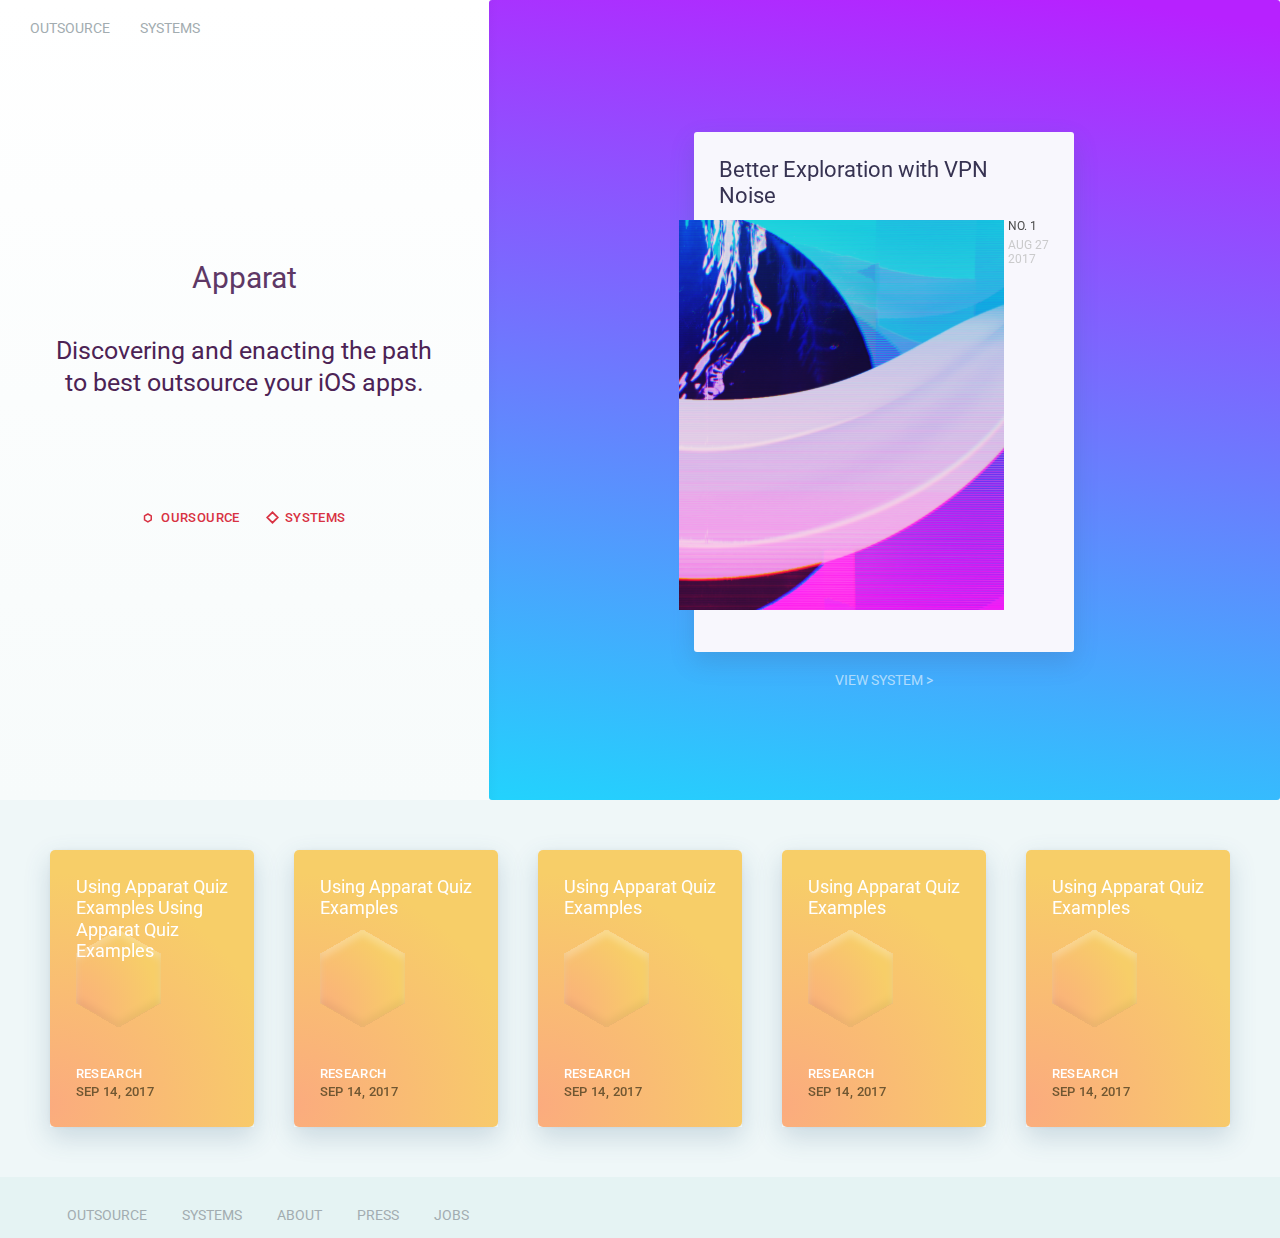
<file: builds/build_ver-Sat_Aug_12_2017_01_59_15/index.html>
<!doctype html>
<html class="no-js" lang="ru">

    <head>
        <meta charset="utf-8">
        <meta name="theme-color" content="#000000">
        <title>Apparat</title>
        <meta name="viewport" content="width=device-width, initial-scale=1.0">
        <meta name="format-detection" content="telephone=no">
        <meta http-equiv="x-ua-compatible" content="ie=edge">



        <!--[if (gt IE 9)|!(IE)]><!-->
        <link href="static/css/mainy3ur7gfvn4v07t7f1or.min.css" rel="stylesheet" type="text/css">
        <!--<![endif]-->

        <script src="http://ajax.googleapis.com/ajax/libs/jquery/3.1.0/jquery.min.js"></script>
        <script>
            (function(H){H.className=H.className.replace(/\bno-js\b/,'js')})(document.documentElement)
        </script>
    </head>

    <body>

        <div class="s-home-header">
            <div class="s-home-header__menu">
                <a href="#" class="s-home-header__menu_item">outsource</a>
                <a href="#" class="s-home-header__menu_item">systems</a>
            </div>

            <div class="s-home-header__menu_mobile">
                <div class="switchBtn">
                    <div class="switcher"></div>
                </div>
                <div class="s-home-header__menu_items-mobile">
                    <a href="#" class="s-home-header__menu_item-mobile">outsource</a>
                    <a href="#" class="s-home-header__menu_item-mobile">systems</a> 
                </div>
            </div>
        </div>
        <div class="s-home-hero">
            <div class="s-home-hero__intro">
                <div class="s-home-hero__intro_content">
                    <div class="s-home-hero__intro_content-title">Apparat</div>
                    <div class="s-home-hero__intro_content-subtitle">Discovering and enacting the path to best outsource your iOS apps.</div>
                    <ul class="s-home-hero__intro_content-links">
                        <li>
                            <a href="#" class="s-home-hero__intro_content-links-link s-home-hero__intro_content-links-link--oursource">oursource</a>
                        </li>
                        <li>
                            <a href="#" class="s-home-hero__intro_content-links-link s-home-hero__intro_content-links-link--systems">systems</a>
                        </li>
                    </ul>
                </div>
            </div>

            <div class="s-home-hero__banner">

                <div class="card-wrapper s-home-content__banner-scale">
                    <div class="s-home-content__banner card-parallax">
                        <a href="#" class="s-home-content__banner_link">
                            <div class="s-home-content__banner_inner">
                                <div class="s-home-content__banner_title">Better Exploration with VPN Noise</div>
                                <div class="s-home-content__banner-info">
                                    <div class="s-home-content__banner-info-n">no. 1</div>
                                    <div class="s-home-content__banner-info-m">aug 27</div>
                                    <div class="s-home-content__banner-info-y">2017</div>
                                </div>
                                <div class="s-home-content__banner_img-container">
                                    <img src="static/img/content/bannerImg.svg" class="s-home-content__banner_img-icon">
                                </div>
                            </div>
                        </a>
                    </div>
                </div>


                <div class="s-home-hero__banner_link-container">
                    <a href="#" class="s-home-hero__banner_link">view system ></a>
                </div>

            </div>
        </div>
        <div class="s-home-content">
            <div class="s-home-content__intro">

                <div class="card-wrapper s-home-content__card-scale">
                    <div class="s-home-content__card card-parallax">
                        <a href="#" class="s-home-content__card_link">
                            <div class="s-home-content__card_inner">
                                <div class="s-home-content__card_title">Using Apparat Quiz Examples Using Apparat Quiz Examples</div>
                                <div class="s-home-content__card__card_icon-container">
                                    <img src="static/img/content/octagon.svg" class="s-home-content__card__card_icon">
                                </div>
                                <div class="s-home-content__card_category">Research</div>
                                <div class="s-home-content__card_date">SEP 14, 2017</div>
                            </div>
                        </a>
                    </div>
                </div>

                <div class="card-wrapper s-home-content__card-scale">
                    <div class="s-home-content__card card-parallax">
                        <a href="#" class="s-home-content__card_link">
                            <div class="s-home-content__card_inner">
                                <div class="s-home-content__card_title">Using Apparat Quiz Examples</div>
                                <div class="s-home-content__card__card_icon-container">
                                    <img src="static/img/content/octagon.svg" class="s-home-content__card__card_icon">
                                </div>
                                <div class="s-home-content__card_category">Research</div>
                                <div class="s-home-content__card_date">SEP 14, 2017</div>
                            </div>
                        </a>
                    </div>
                </div>

                <div class="card-wrapper s-home-content__card-scale">
                    <div class="s-home-content__card card-parallax">
                        <a href="#" class="s-home-content__card_link">
                            <div class="s-home-content__card_inner">
                                <div class="s-home-content__card_title">Using Apparat Quiz Examples</div>
                                <div class="s-home-content__card__card_icon-container">
                                    <img src="static/img/content/octagon.svg" class="s-home-content__card__card_icon">
                                </div>
                                <div class="s-home-content__card_category">Research</div>
                                <div class="s-home-content__card_date">SEP 14, 2017</div>
                            </div>
                        </a>
                    </div>
                </div>

                <div class="card-wrapper s-home-content__card-scale">
                    <div class="s-home-content__card card-parallax">
                        <a href="#" class="s-home-content__card_link">
                            <div class="s-home-content__card_inner">
                                <div class="s-home-content__card_title">Using Apparat Quiz Examples</div>
                                <div class="s-home-content__card__card_icon-container">
                                    <img src="static/img/content/octagon.svg" class="s-home-content__card__card_icon">
                                </div>
                                <div class="s-home-content__card_category">Research</div>
                                <div class="s-home-content__card_date">SEP 14, 2017</div>
                            </div>
                        </a>
                    </div>
                </div>

                <div class="card-wrapper s-home-content__card-scale">
                    <div class="s-home-content__card card-parallax">
                        <a href="#" class="s-home-content__card_link">
                            <div class="s-home-content__card_inner">
                                <div class="s-home-content__card_title">Using Apparat Quiz Examples</div>
                                <div class="s-home-content__card__card_icon-container">
                                    <img src="static/img/content/octagon.svg" class="s-home-content__card__card_icon">
                                </div>
                                <div class="s-home-content__card_category">Research</div>
                                <div class="s-home-content__card_date">SEP 14, 2017</div>
                            </div>
                        </a>
                    </div>
                </div>

            </div>
        </div>
        <div class="s-home-footer">
            <div class="s-home-footer__links">
                <a href="" class="s-home-footer__link">outsource</a>
                <a href="" class="s-home-footer__link">systems</a>
                <a href="" class="s-home-footer__link">about</a>
                <a href="" class="s-home-footer__link">press</a>
                <a href="" class="s-home-footer__link">jobs</a>
            </div>
        </div>


        <!-- Main scripts. You can replace it, but I recommend you to leave it here     -->
        <script src="static/js/mainy3ur7gfvn4v07t7f1or.js"></script>
    </body>

</html>
</file>
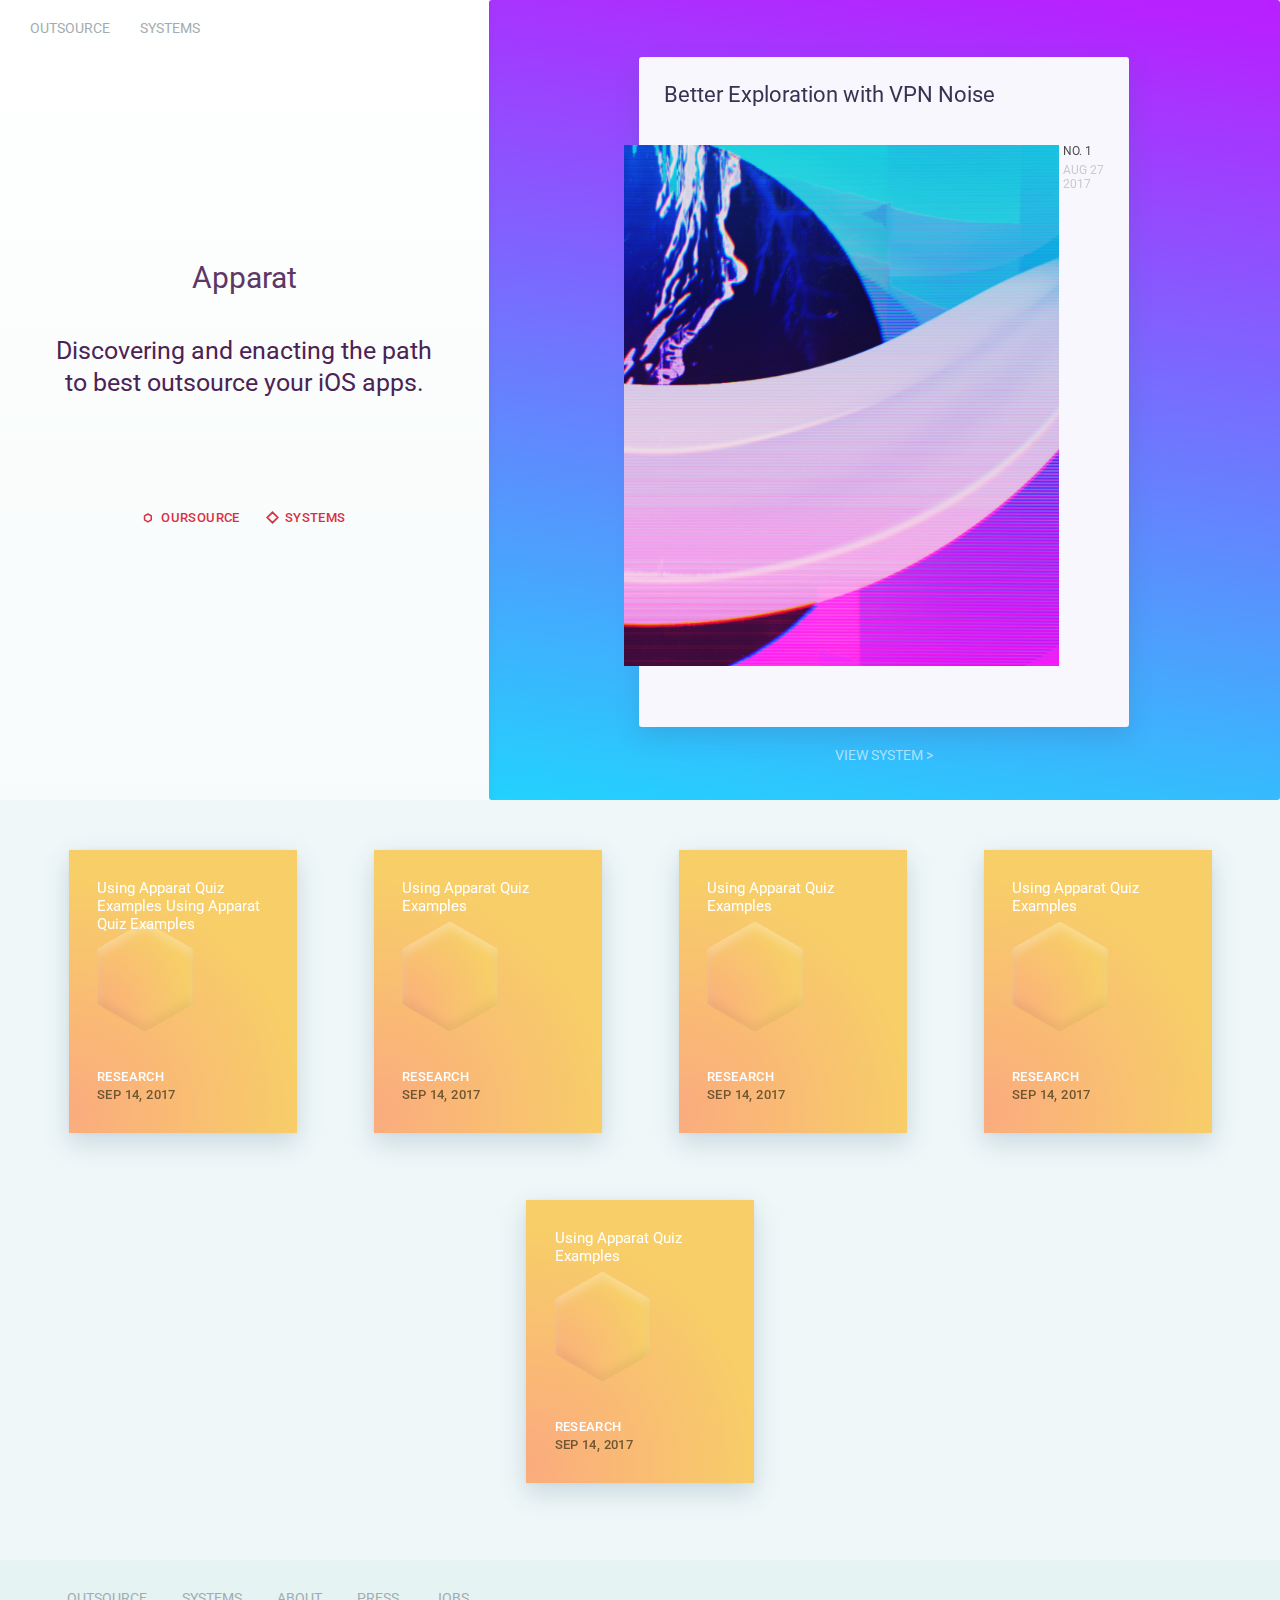
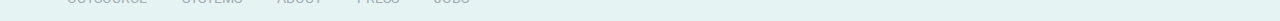
<file: builds/build_ver-Sat_Aug_12_2017_17_58_38/index.html>
<!doctype html>
<html class="no-js" lang="ru">

    <head>
        <meta charset="utf-8">
        <meta name="theme-color" content="#000000">
        <title>Apparat</title>
        <meta name="viewport" content="width=device-width, initial-scale=1.0">
        <meta name="format-detection" content="telephone=no">
        <meta http-equiv="x-ua-compatible" content="ie=edge">



        <!--[if (gt IE 9)|!(IE)]><!-->
        <link href="static/css/maintajdjsq6tvc5h5gzdj9k9.min.css" rel="stylesheet" type="text/css">
        <!--<![endif]-->

        <script src="http://ajax.googleapis.com/ajax/libs/jquery/3.1.0/jquery.min.js"></script>
        <script>
            (function(H){H.className=H.className.replace(/\bno-js\b/,'js')})(document.documentElement)
        </script>
    </head>

    <body>

        <div class="s-home-header">
            <div class="s-home-header__menu">
                <a href="#" class="s-home-header__menu_item">outsource</a>
                <a href="#" class="s-home-header__menu_item">systems</a>
            </div>

            <div class="s-home-header__menu_mobile">
                <div class="switchBtn">
                    <div class="switcher"></div>
                </div>
                <div class="s-home-header__menu_items-mobile">
                    <a href="#" class="s-home-header__menu_item-mobile">outsource</a>
                    <a href="#" class="s-home-header__menu_item-mobile">systems</a> 
                </div>
            </div>
        </div>
        <div class="s-home-hero">
            <div class="s-home-hero__intro">
                <div class="s-home-hero__intro_content">
                    <div class="s-home-hero__intro_content-title">Apparat</div>
                    <div class="s-home-hero__intro_content-subtitle">Discovering and enacting the path to best outsource your iOS apps.</div>
                    <ul class="s-home-hero__intro_content-links">
                        <li>
                            <a href="#" class="s-home-hero__intro_content-links-link s-home-hero__intro_content-links-link--oursource">oursource</a>
                        </li>
                        <li>
                            <a href="#" class="s-home-hero__intro_content-links-link s-home-hero__intro_content-links-link--systems">systems</a>
                        </li>
                    </ul>
                </div>
            </div>

            <div class="s-home-hero__banner">

                <div class="card-wrapper s-home-content__banner-scale">
                    <div class="s-home-content__banner card-parallax">
                        <a href="#" class="s-home-content__banner_link">
                            <div class="s-home-content__banner_inner">
                                <div class="s-home-content__banner_title">Better Exploration with VPN Noise</div>
                                <div class="s-home-content__banner-info">
                                    <div class="s-home-content__banner-info-n">no. 1</div>
                                    <div class="s-home-content__banner-info-m">aug 27</div>
                                    <div class="s-home-content__banner-info-y">2017</div>
                                </div>
                                <div class="s-home-content__banner_img-container">
                                    <img src="static/img/content/bannerImg.svg" class="s-home-content__banner_img-icon">
                                </div>
                            </div>
                        </a>
                    </div>
                </div>


                <div class="s-home-hero__banner_link-container">
                    <a href="#" class="s-home-hero__banner_link">view system ></a>
                </div>

            </div>
        </div>
        <div class="s-home-content">
            <div class="s-home-content__intro">

                <div class="card-wrapper s-home-content__card-scale">
                    <div class="s-home-content__card card-parallax">
                        <a href="#" class="s-home-content__card_link">
                            <div class="s-home-content__card_inner">
                                <div class="s-home-content__card_title">Using Apparat Quiz Examples Using Apparat Quiz Examples</div>
                                <div class="s-home-content__card__card_icon-container">
                                    <img src="static/img/content/octagon.svg" class="s-home-content__card__card_icon">
                                </div>
                                <div class="s-home-content__card_category">Research</div>
                                <div class="s-home-content__card_date">SEP 14, 2017</div>
                            </div>
                        </a>
                    </div>
                </div>

                <div class="card-wrapper s-home-content__card-scale">
                    <div class="s-home-content__card card-parallax">
                        <a href="#" class="s-home-content__card_link">
                            <div class="s-home-content__card_inner">
                                <div class="s-home-content__card_title">Using Apparat Quiz Examples</div>
                                <div class="s-home-content__card__card_icon-container">
                                    <img src="static/img/content/octagon.svg" class="s-home-content__card__card_icon">
                                </div>
                                <div class="s-home-content__card_category">Research</div>
                                <div class="s-home-content__card_date">SEP 14, 2017</div>
                            </div>
                        </a>
                    </div>
                </div>

                <div class="card-wrapper s-home-content__card-scale">
                    <div class="s-home-content__card card-parallax">
                        <a href="#" class="s-home-content__card_link">
                            <div class="s-home-content__card_inner">
                                <div class="s-home-content__card_title">Using Apparat Quiz Examples</div>
                                <div class="s-home-content__card__card_icon-container">
                                    <img src="static/img/content/octagon.svg" class="s-home-content__card__card_icon">
                                </div>
                                <div class="s-home-content__card_category">Research</div>
                                <div class="s-home-content__card_date">SEP 14, 2017</div>
                            </div>
                        </a>
                    </div>
                </div>

                <div class="card-wrapper s-home-content__card-scale">
                    <div class="s-home-content__card card-parallax">
                        <a href="#" class="s-home-content__card_link">
                            <div class="s-home-content__card_inner">
                                <div class="s-home-content__card_title">Using Apparat Quiz Examples</div>
                                <div class="s-home-content__card__card_icon-container">
                                    <img src="static/img/content/octagon.svg" class="s-home-content__card__card_icon">
                                </div>
                                <div class="s-home-content__card_category">Research</div>
                                <div class="s-home-content__card_date">SEP 14, 2017</div>
                            </div>
                        </a>
                    </div>
                </div>

                <div class="card-wrapper s-home-content__card-scale">
                    <div class="s-home-content__card card-parallax">
                        <a href="#" class="s-home-content__card_link">
                            <div class="s-home-content__card_inner">
                                <div class="s-home-content__card_title">Using Apparat Quiz Examples</div>
                                <div class="s-home-content__card__card_icon-container">
                                    <img src="static/img/content/octagon.svg" class="s-home-content__card__card_icon">
                                </div>
                                <div class="s-home-content__card_category">Research</div>
                                <div class="s-home-content__card_date">SEP 14, 2017</div>
                            </div>
                        </a>
                    </div>
                </div>

            </div>
        </div>
        <div class="s-home-footer">
            <div class="s-home-footer__links">
                <a href="" class="s-home-footer__link">outsource</a>
                <a href="" class="s-home-footer__link">systems</a>
                <a href="" class="s-home-footer__link">about</a>
                <a href="" class="s-home-footer__link">press</a>
                <a href="" class="s-home-footer__link">jobs</a>
            </div>
        </div>


        <!-- Main scripts. You can replace it, but I recommend you to leave it here     -->
        <script src="static/js/maintajdjsq6tvc5h5gzdj9k9.js"></script>
    </body>

</html>
</file>
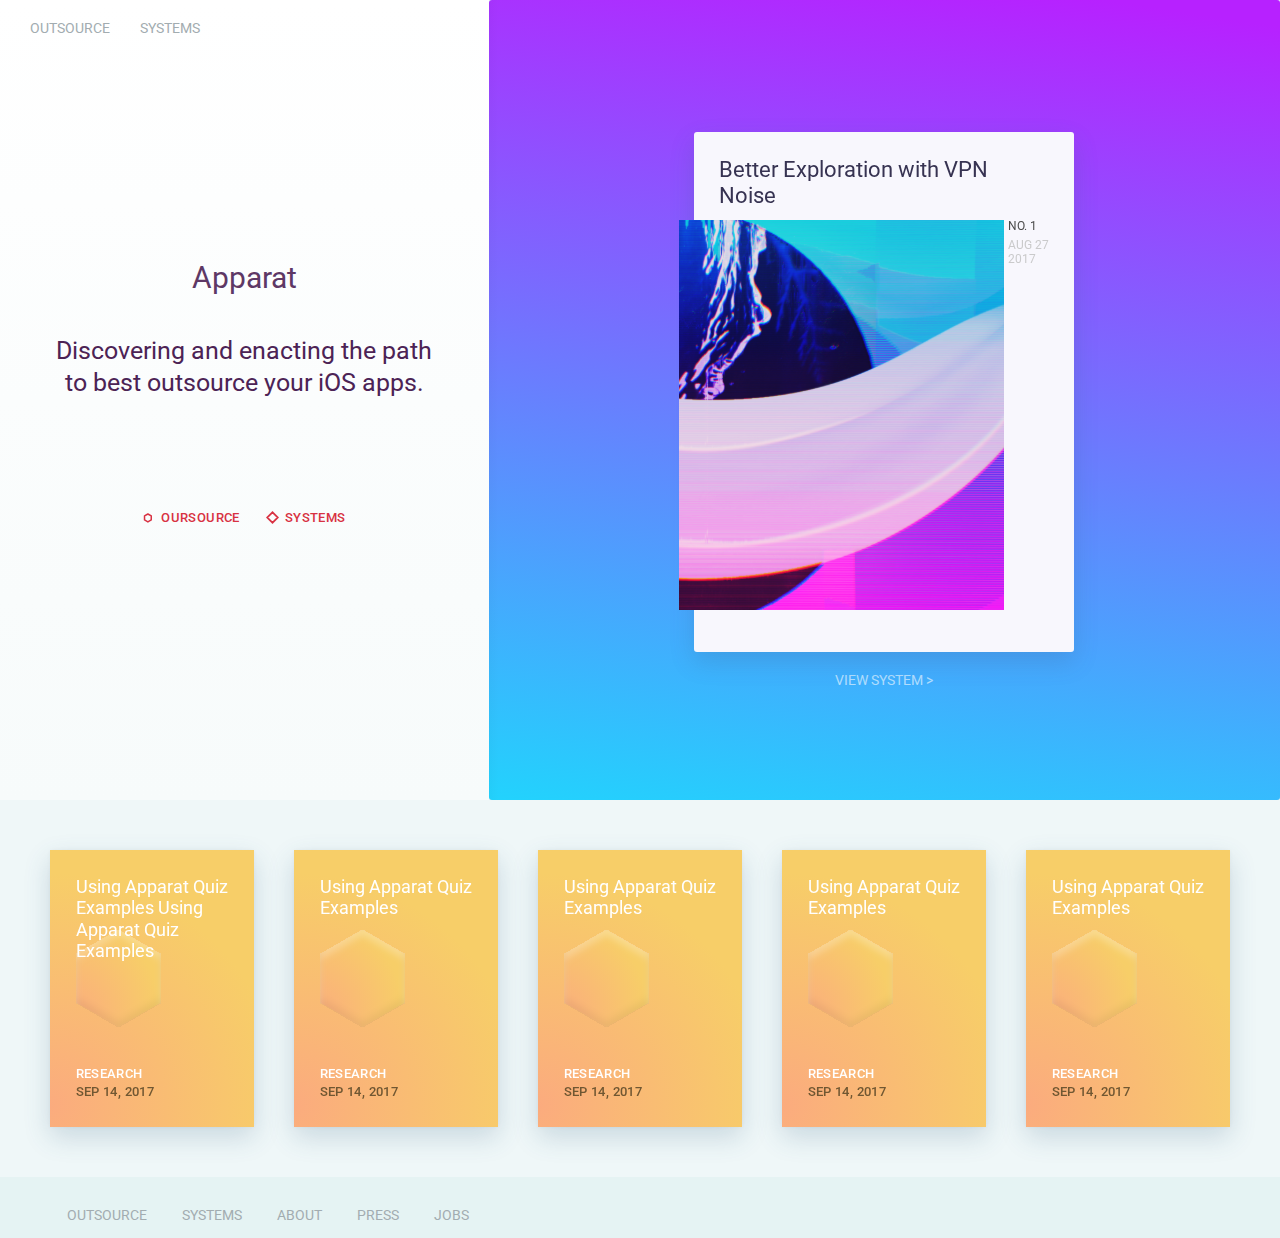
<file: builds/build_ver-Sun_Aug_13_2017_00_53_05/index.html>
<!doctype html>
<html class="no-js" lang="ru">

    <head>
        <meta charset="utf-8">
        <meta name="theme-color" content="#000000">
        <title>Apparat</title>
        <meta name="viewport" content="width=device-width, initial-scale=1.0">
        <meta name="format-detection" content="telephone=no">
        <meta http-equiv="x-ua-compatible" content="ie=edge">



        <!--[if (gt IE 9)|!(IE)]><!-->
        <link href="static/css/mainsv5d3uq9awrq0u1eb3xr.min.css" rel="stylesheet" type="text/css">
        <!--<![endif]-->

        <script src="https://ajax.googleapis.com/ajax/libs/jquery/3.1.0/jquery.min.js"></script>
        <script>
            (function(H){H.className=H.className.replace(/\bno-js\b/,'js')})(document.documentElement)
        </script>
    </head>

    <body>

        <div class="s-home-header">
            <div class="s-home-header__menu">
                <a href="#" class="s-home-header__menu_item">outsource</a>
                <a href="#" class="s-home-header__menu_item">systems</a>
            </div>

            <div class="s-home-header__menu_mobile">
                <div class="switchBtn">
                    <div class="switcher"></div>
                </div>
                <div class="s-home-header__menu_items-mobile">
                    <a href="#" class="s-home-header__menu_item-mobile">outsource</a>
                    <a href="#" class="s-home-header__menu_item-mobile">systems</a> 
                </div>
            </div>
        </div>
        <div class="s-home-hero">
            <div class="s-home-hero__intro">
                <div class="s-home-hero__intro_content">
                    <div class="s-home-hero__intro_content-title">Apparat</div>
                    <div class="s-home-hero__intro_content-subtitle">Discovering and enacting the path to best outsource your iOS apps.</div>
                    <ul class="s-home-hero__intro_content-links">
                        <li>
                            <a href="#" class="s-home-hero__intro_content-links-link s-home-hero__intro_content-links-link--oursource">oursource</a>
                        </li>
                        <li>
                            <a href="#" class="s-home-hero__intro_content-links-link s-home-hero__intro_content-links-link--systems">systems</a>
                        </li>
                    </ul>
                </div>
            </div>

            <div class="s-home-hero__banner">

                <div class="card-wrapper s-home-content__banner-scale">
                    <div class="s-home-content__banner card-parallax">
                        <a href="#" class="s-home-content__banner_link">
                            <div class="s-home-content__banner_inner">
                                <div class="s-home-content__banner_title">Better Exploration with VPN Noise</div>
                                <div class="s-home-content__banner-info">
                                    <div class="s-home-content__banner-info-n">no. 1</div>
                                    <div class="s-home-content__banner-info-m">aug 27</div>
                                    <div class="s-home-content__banner-info-y">2017</div>
                                </div>
                                <div class="s-home-content__banner_img-container">
                                    <img src="static/img/content/bannerImg.svg" class="s-home-content__banner_img-icon">
                                </div>
                            </div>
                        </a>
                    </div>
                </div>


                <div class="s-home-hero__banner_link-container">
                    <a href="#" class="s-home-hero__banner_link">view system ></a>
                </div>

            </div>
        </div>
        <div class="s-home-content">
            <div class="s-home-content__intro">

                <div class="card-wrapper s-home-content__card-scale">
                    <div class="s-home-content__card card-parallax">
                        <a href="#" class="s-home-content__card_link">
                            <div class="s-home-content__card_inner">
                                <div class="s-home-content__card_title">Using Apparat Quiz Examples Using Apparat Quiz Examples</div>
                                <div class="s-home-content__card__card_icon-container">
                                    <img src="static/img/content/octagon.svg" class="s-home-content__card__card_icon">
                                </div>
                                <div class="s-home-content__card_category">Research</div>
                                <div class="s-home-content__card_date">SEP 14, 2017</div>
                            </div>
                        </a>
                    </div>
                </div>

                <div class="card-wrapper s-home-content__card-scale">
                    <div class="s-home-content__card card-parallax">
                        <a href="#" class="s-home-content__card_link">
                            <div class="s-home-content__card_inner">
                                <div class="s-home-content__card_title">Using Apparat Quiz Examples</div>
                                <div class="s-home-content__card__card_icon-container">
                                    <img src="static/img/content/octagon.svg" class="s-home-content__card__card_icon">
                                </div>
                                <div class="s-home-content__card_category">Research</div>
                                <div class="s-home-content__card_date">SEP 14, 2017</div>
                            </div>
                        </a>
                    </div>
                </div>

                <div class="card-wrapper s-home-content__card-scale">
                    <div class="s-home-content__card card-parallax">
                        <a href="#" class="s-home-content__card_link">
                            <div class="s-home-content__card_inner">
                                <div class="s-home-content__card_title">Using Apparat Quiz Examples</div>
                                <div class="s-home-content__card__card_icon-container">
                                    <img src="static/img/content/octagon.svg" class="s-home-content__card__card_icon">
                                </div>
                                <div class="s-home-content__card_category">Research</div>
                                <div class="s-home-content__card_date">SEP 14, 2017</div>
                            </div>
                        </a>
                    </div>
                </div>

                <div class="card-wrapper s-home-content__card-scale">
                    <div class="s-home-content__card card-parallax">
                        <a href="#" class="s-home-content__card_link">
                            <div class="s-home-content__card_inner">
                                <div class="s-home-content__card_title">Using Apparat Quiz Examples</div>
                                <div class="s-home-content__card__card_icon-container">
                                    <img src="static/img/content/octagon.svg" class="s-home-content__card__card_icon">
                                </div>
                                <div class="s-home-content__card_category">Research</div>
                                <div class="s-home-content__card_date">SEP 14, 2017</div>
                            </div>
                        </a>
                    </div>
                </div>

                <div class="card-wrapper s-home-content__card-scale">
                    <div class="s-home-content__card card-parallax">
                        <a href="#" class="s-home-content__card_link">
                            <div class="s-home-content__card_inner">
                                <div class="s-home-content__card_title">Using Apparat Quiz Examples</div>
                                <div class="s-home-content__card__card_icon-container">
                                    <img src="static/img/content/octagon.svg" class="s-home-content__card__card_icon">
                                </div>
                                <div class="s-home-content__card_category">Research</div>
                                <div class="s-home-content__card_date">SEP 14, 2017</div>
                            </div>
                        </a>
                    </div>
                </div>

            </div>
        </div>
        <div class="s-home-footer">
            <div class="s-home-footer__links">
                <a href="" class="s-home-footer__link">outsource</a>
                <a href="" class="s-home-footer__link">systems</a>
                <a href="" class="s-home-footer__link">about</a>
                <a href="" class="s-home-footer__link">press</a>
                <a href="" class="s-home-footer__link">jobs</a>
            </div>
        </div>


        <!-- Main scripts. You can replace it, but I recommend you to leave it here     -->
        <script src="static/js/mainsv5d3uq9awrq0u1eb3xr.js"></script>
    </body>

</html>
</file>
<file: builds/build_ver-Sat_Aug_12_2017_01_59_15/static/css/mainy3ur7gfvn4v07t7f1or.min.css>
/*! normalize.css v3.0.3 | MIT License | github.com/necolas/normalize.css */
@import url(https://fonts.googleapis.com/css?family=Roboto&subset=cyrillic-ext);html{-ms-text-size-adjust:100%;-webkit-text-size-adjust:100%}body{margin:0}article,aside,details,figcaption,figure,footer,header,main,menu,nav,section,summary{display:block}audio,canvas,progress,video{display:inline-block;vertical-align:baseline}audio:not([controls]){display:none;height:0}[hidden],template{display:none}a{background-color:transparent}a:active,a:hover{outline:0}abbr[title]{border-bottom:1px dotted}b,strong{font-weight:700}dfn{font-style:italic}mark{background:#ff0;color:#000}sub,sup{font-size:75%;line-height:0;position:relative;vertical-align:baseline}sup{top:-.5em}sub{bottom:-.25em}img{border:0}svg:not(:root){overflow:hidden}blockquote,figure{margin:0}hr{box-sizing:content-box;height:0}pre{overflow:auto}code,kbd,pre,samp{font-family:monospace,monospace;font-size:1em}button,input,optgroup,select,textarea{color:inherit;font:inherit;margin:0}fieldset{margin:0;padding:0;border:0;outline:0;font-size:100%;vertical-align:baseline;background:0 0}button{overflow:visible}button,select{text-transform:none}button,html input[type=button],input[type=reset],input[type=submit]{-webkit-appearance:button;cursor:pointer}button[disabled],html input[disabled]{cursor:default}button::-moz-focus-inner,input::-moz-focus-inner{border:0;padding:0}input{line-height:normal}input[type=checkbox],input[type=radio]{box-sizing:border-box;padding:0}input[type=number]::-webkit-inner-spin-button,input[type=number]::-webkit-outer-spin-button{height:auto}input[type=search]{-webkit-appearance:textfield;box-sizing:content-box}input[type=search]::-webkit-search-cancel-button,input[type=search]::-webkit-search-decoration{-webkit-appearance:none}legend{border:0}textarea{overflow:auto}optgroup{font-weight:700}table{border-collapse:collapse;border-spacing:0}legend,td,th{padding:0}body,html{background-color:#f9fcfc;font-family:'Roboto',sans-serif;font-size:10px;text-rendering:optimizeLegibility;line-height:1.15}.page__wrapper{min-height:100%;margin-bottom:-50px}* html .page__wrapper,body,html{height:100%}.page__buffer{height:50px}.s-home-content{min-height:220px;padding:30px;background-color:#eff7f8}.s-home-content__intro{display:-webkit-box;display:-ms-flexbox;display:flex;-webkit-box-orient:horizontal;-webkit-box-direction:normal;-ms-flex-direction:row;flex-direction:row;-ms-flex-pack:distribute;justify-content:space-around;-ms-flex-line-pack:center;align-content:center;-webkit-box-align:center;-ms-flex-align:center;align-items:center;-ms-flex-wrap:wrap;flex-wrap:wrap}.s-home-content__card{border-radius:5px;margin:20px;text-decoration:none;color:#fff;background:-webkit-radial-gradient(0% 92.34% 232.5px,#fbab7e 0%,#f7ce68 100%);background:radial-gradient(232.5px at 0% 92.34%,#fbab7e 0%,#f7ce68 100%);box-shadow:0 0 5px rgba(0,0,0,.050385);-webkit-transition:-webkit-transform .4s ease;transition:transform .4s ease;transition:transform .4s ease,-webkit-transform .4s ease}.s-home-content__card-scale{max-width:268px;width:20%}.s-home-content__card_link{text-decoration:none}.s-home-content__card_inner{display:-webkit-box;display:-ms-flexbox;display:flex;position:relative;-webkit-box-orient:vertical;-webkit-box-direction:normal;-ms-flex-direction:column;flex-direction:column;padding:12.5%;box-shadow:0 10px 25px 0 rgba(50,94,128,.2)}.s-home-content__card__card_icon-container{-webkit-box-flex:1;-ms-flex-positive:1;flex-grow:1;left:0;bottom:35%;position:absolute;right:0;padding-left:12.5%}.s-home-content__card__card_icon{width:48%}.s-home-content__card_title{color:#fff;font-size:1.4vw;line-height:1.2em;text-align:left;height:12.6vw;z-index:2;display:block}.s-home-content__card_category,.s-home-content__card_date{font-size:1.3em;line-height:1.4em;letter-spacing:.04rem;font-weight:500;text-transform:uppercase;width:100%;text-align:left}.s-home-content__card_category{margin-top:2.2vw;color:#fff}.s-home-content__card_date{color:#705732}.card-wrapper{-webkit-perspective:1000px;perspective:1000px;-webkit-transform-style:preserve-3d;transform-style:preserve-3d}.card-active{-webkit-transition:-webkit-transform .25s ease!important;transition:transform .25s ease!important;transition:transform .25s ease,-webkit-transform .25s ease!important}@media screen and (max-width:900px){.s-home-content__card-scale{width:25%}.s-home-content__card-scale:last-child{display:none}.s-home-content__card_title{height:15.2vw}}@media screen and (max-width:776px){.s-home-content__card-scale{width:50%}.s-home-content__card_title{height:205px;font-size:14px}.s-home-content__card__card_icon{width:40%}}@media screen and (max-width:665px){.s-home-content__card_title{height:33vw}}.s-home-footer{width:100%;background-color:#e5f3f3}.s-home-footer__links{padding:30px 67px 0;display:-webkit-box;display:-ms-flexbox;display:flex;-webkit-box-orient:horizontal;-webkit-box-direction:normal;-ms-flex-direction:row;flex-direction:row;-webkit-box-pack:start;-ms-flex-pack:start;justify-content:flex-start;-webkit-box-align:center;-ms-flex-align:center;align-items:center;-ms-flex-wrap:wrap;flex-wrap:wrap}.s-home-footer__link{margin-right:35px;margin-bottom:15px;font-size:14px;text-decoration:none;text-transform:uppercase;line-height:16px;color:#a2acb0}@media screen and (max-width:776px){.s-home-footer__links{-webkit-box-pack:center;-ms-flex-pack:center;justify-content:center}}.s-home-header,.s-home-header__menu{display:-webkit-box;display:-ms-flexbox;display:flex}.s-home-header{position:absolute;top:0;left:0;right:0;background:0 0;-webkit-box-align:center;-ms-flex-align:center;align-items:center}.s-home-header__menu{width:100%;-webkit-box-orient:horizontal;-webkit-box-direction:normal;-ms-flex-direction:row;flex-direction:row;-webkit-box-pack:start;-ms-flex-pack:start;justify-content:flex-start;padding-top:15px}.s-home-header__menu_item{text-transform:uppercase;color:#a2acb0;font-size:14px;padding:5px 0 5px 30px;text-decoration:none;-webkit-transition:opacity .2s ease;transition:opacity .2s ease}.s-home-header__menu_item:hover{opacity:.7}.s-home-header__menu_mobile{display:none;-webkit-box-orient:vertical;-webkit-box-direction:normal;-ms-flex-direction:column;flex-direction:column;width:100%;padding-top:18px}.s-home-header__menu_mobile.s-home-header__menu_mobile-opened{background-color:#fff;height:50vh;box-shadow:0 10px 25px 0 rgba(0,0,0,.2);-webkit-animation:mobileMenuOpen .4s ease;animation:mobileMenuOpen .4s ease;z-index:10}.s-home-header__menu_mobile.s-home-header__menu_mobile-opened .s-home-header__menu_items-mobile{-webkit-animation:mobileItemsOpen .4s ease;animation:mobileItemsOpen .4s ease}.s-home-header__menu_mobile-closed{-webkit-animation:mobileMenuClose .4s ease;animation:mobileMenuClose .4s ease}.s-home-header__menu_mobile-closed .s-home-header__menu_items-mobile{-webkit-animation:mobileItemsClose .4s ease;animation:mobileItemsClose .4s ease}@-webkit-keyframes mobileItemsOpen{0%{opacity:0;-webkit-transform:translateY(-30px);transform:translateY(-30px)}to{opacity:1;-webkit-transform:translateY(0);transform:translateY(0)}}@keyframes mobileItemsOpen{0%{opacity:0;-webkit-transform:translateY(-30px);transform:translateY(-30px)}to{opacity:1;-webkit-transform:translateY(0);transform:translateY(0)}}@-webkit-keyframes mobileItemsClose{0%{opacity:1;-webkit-transform:translateY(0);transform:translateY(0);z-index:10}to{opacity:0;-webkit-transform:translateY(-30px);transform:translateY(-30px);z-index:10}}@keyframes mobileItemsClose{0%{opacity:1;-webkit-transform:translateY(0);transform:translateY(0);z-index:10}to{opacity:0;-webkit-transform:translateY(-30px);transform:translateY(-30px);z-index:10}}@-webkit-keyframes mobileMenuOpen{0%{box-shadow:0 10px 25px 0 transparent;height:40vh}to{box-shadow:0 10px 25px 0 rgba(0,0,0,.2);height:50vh}}@keyframes mobileMenuOpen{0%{box-shadow:0 10px 25px 0 transparent;height:40vh}to{box-shadow:0 10px 25px 0 rgba(0,0,0,.2);height:50vh}}@-webkit-keyframes mobileMenuClose{0%{box-shadow:0 10px 25px 0 rgba(0,0,0,.2);height:50vh}to{box-shadow:0 10px 25px 0 transparent;height:40vh}}@keyframes mobileMenuClose{0%{box-shadow:0 10px 25px 0 rgba(0,0,0,.2);height:50vh}to{box-shadow:0 10px 25px 0 transparent;height:40vh}}.switchBtn{-webkit-box-align:center;-ms-flex-align:center;align-items:center;min-height:20px;width:22px;display:-webkit-box;display:-ms-flexbox;display:flex;margin-left:20px;cursor:pointer}.switcher,.switcher:after,.switcher:before{background-color:#191919;position:relative;width:22px;height:2px}.switcher:after,.switcher:before{content:'';position:absolute}.switcher:before{top:-7px}.switcher:after{bottom:-7px}.switchBtn_active .switcher{background:0 0}.switchBtn_active .switcher:before{-webkit-transform:rotate(45deg);transform:rotate(45deg);top:0}.switchBtn_active .switcher:after{-webkit-transform:rotate(-45deg);transform:rotate(-45deg);bottom:0}.s-home-header__menu_items-mobile{display:-webkit-box;display:-ms-flexbox;display:flex;z-index:-1000;width:60%;height:100%;margin:auto;-webkit-box-orient:vertical;-webkit-box-direction:normal;-ms-flex-direction:column;flex-direction:column;-webkit-box-pack:start;-ms-flex-pack:start;justify-content:flex-start;-webkit-box-align:center;-ms-flex-align:center;align-items:center;padding-top:40px;-webkit-transition:all 2s ease;transition:all 2s ease}.s-home-header__menu_item-mobile{font-weight:700;color:#000;position:relative;line-height:19px;font-size:17px;text-transform:uppercase;text-decoration:none;padding:25px 0;width:100%}.s-home-header__menu_item-mobile:after{left:0;bottom:-3px;position:absolute;content:' ';width:100%;height:1px;background:#000;opacity:.1}.s-home-header__menu_item-mobile:last-child:after{opacity:0}@media screen and (max-width:768px){.s-home-header__menu{display:none}.s-home-header__menu_mobile{display:-webkit-box;display:-ms-flexbox;display:flex}}.s-home-hero,.s-home-hero__intro{display:-webkit-box;display:-ms-flexbox;display:flex}.s-home-hero{-webkit-box-orient:horizontal;-webkit-box-direction:normal;-ms-flex-direction:row;flex-direction:row;height:calc(100vh - 75px);min-height:600px;max-height:800px}.s-home-hero__intro{background:#fff;background-image:-webkit-linear-gradient(#fff,#f7fbfb);background-image:linear-gradient(#fff,#f7fbfb);width:38.18466354%;-webkit-box-pack:center;-ms-flex-pack:center;justify-content:center;-webkit-box-align:center;-ms-flex-align:center;align-items:center}.s-home-hero__intro_content{max-width:40rem;text-align:center}.s-home-hero__intro_content-title{color:#5e3865;font-size:3rem;margin-bottom:40px}.s-home-hero__intro_content-subtitle{font-size:2.5rem;line-height:1.26em;color:#4c2355;font-weight:400;padding:0 1rem;margin-bottom:100px}.s-home-hero__intro_content-links{list-style:none;padding:0;margin:0;display:-webkit-box;display:-ms-flexbox;display:flex;-webkit-box-pack:center;-ms-flex-pack:center;justify-content:center}.s-home-hero__intro_content-links li{padding:0;margin:0;display:block}.s-home-hero__intro_content-links-link{font-size:1.3em;letter-spacing:.04rem;text-transform:uppercase;font-weight:500;text-decoration:none;color:#d83242;display:block;padding:1em;-webkit-transition:-webkit-filter .2s cubic-bezier(.645,.045,.355,1);transition:filter .2s cubic-bezier(.645,.045,.355,1);transition:filter .2s cubic-bezier(.645,.045,.355,1),-webkit-filter .2s cubic-bezier(.645,.045,.355,1)}.s-home-hero__intro_content-links-link--oursource{padding-left:calc(1em + 11px + .7rem);background-size:11px 13px;background:url(../../static/img/content/outsource.svg);background-repeat:no-repeat;background-position:1em calc(50% - 1px);position:relative}.s-home-hero__intro_content-links-link--oursource:hover,.s-home-hero__intro_content-links-link--systems:hover{-webkit-filter:brightness(40%);filter:brightness(40%)}.s-home-hero__intro_content-links-link--systems{padding-left:calc(1em + 12px + .7rem);background:url(../../static/img/content/systems.svg);background-size:13px 13px;background-repeat:no-repeat;background-position:1em calc(50% - 1px)}.s-home-hero__banner{border-radius:3px;background:-webkit-linear-gradient(81.49deg,#21d4fd -.76%,#b721ff 97.13%);background:linear-gradient(8.51deg,#21d4fd -.76%,#b721ff 97.13%);position:relative;overflow:hidden;-webkit-box-flex:1;-ms-flex-positive:1;flex-grow:1;display:-webkit-box;display:-ms-flexbox;display:flex;-webkit-box-orient:vertical;-webkit-box-direction:normal;-ms-flex-direction:column;flex-direction:column;-webkit-box-pack:center;-ms-flex-pack:center;justify-content:center;-ms-flex-line-pack:center;align-content:center;-webkit-box-align:center;-ms-flex-align:center;align-items:center}.s-home-hero__banner:before{content:"";z-index:3;display:block;position:absolute;left:0;top:0;bottom:0;width:10px;pointer-events:none;background:-webkit-linear-gradient(left,rgba(0,0,0,.02),transparent);background:linear-gradient(90deg,rgba(0,0,0,.02),transparent)}.s-home-content__banner-scale{width:380px;height:520px;border-radius:5px;margin:20px}.s-home-content__banner{border-radius:3px;height:100%;text-decoration:none;color:#fff;background:#f8f7fd;-webkit-transition:-webkit-transform .4s ease;transition:transform .4s ease;transition:transform .4s ease,-webkit-transform .4s ease;box-shadow:0 10px 25px 0 rgba(50,94,128,.2)}.s-home-content__banner_link{text-decoration:none}.s-home-content__banner_link-active{-webkit-transform:translateY(10px);transform:translateY(10px)}.s-home-hero__banner_link-container{-webkit-transition:-webkit-transform .8s ease;transition:transform .8s ease;transition:transform .8s ease,-webkit-transform .8s ease}.s-home-content__banner_inner{height:470px;display:-webkit-box;display:-ms-flexbox;display:flex;position:relative;-webkit-box-orient:vertical;-webkit-box-direction:normal;-ms-flex-direction:column;flex-direction:column;padding:25px}.s-home-content__banner_title{color:#373352;font-size:22px;line-height:1.2em;text-align:left;height:62px;z-index:2;display:block}.s-home-content__banner_img-container{top:17%;-webkit-box-flex:1;-ms-flex-positive:1;flex-grow:1;left:-15px;bottom:5%;position:absolute;right:70px}.s-home-content__banner_img-icon{width:100%}.s-home-hero__banner_link{font-size:1.4rem;text-transform:uppercase;color:rgba(255,255,255,.6);text-decoration:none;-webkit-transition:color .5s ease;transition:color .5s ease}.s-home-hero__banner_link:hover{color:#fff}.s-home-content__banner-info{font-size:12px;-ms-flex-item-align:end;align-self:flex-end;line-height:14px}.s-home-content__banner-info-n{text-transform:uppercase;color:#4b4b4b;padding-bottom:5px}.s-home-content__banner-info-m{text-transform:uppercase;color:#cacacb}.s-home-content__banner-info-y{color:#cacacb}@media screen and (max-width:776px){.s-home-hero{-webkit-box-orient:vertical;-webkit-box-direction:normal;-ms-flex-direction:column;flex-direction:column}.s-home-hero__intro{padding:6.5rem 0 4.5rem;width:100%;height:100%}.s-home-hero__banner{min-height:600px}.s-home-hero{display:block;height:auto;min-height:inherit;max-height:inherit}}@media screen and (max-width:465px){.s-home-content__banner-scale{width:83vw;height:113vw}}
</file>
<file: builds/build_ver-Sat_Aug_12_2017_17_58_38/static/css/maintajdjsq6tvc5h5gzdj9k9.min.css>
/*! normalize.css v3.0.3 | MIT License | github.com/necolas/normalize.css */
@import url(https://fonts.googleapis.com/css?family=Roboto&subset=cyrillic-ext);html{-ms-text-size-adjust:100%;-webkit-text-size-adjust:100%}body{margin:0}article,aside,details,figcaption,figure,footer,header,main,menu,nav,section,summary{display:block}audio,canvas,progress,video{display:inline-block;vertical-align:baseline}audio:not([controls]){display:none;height:0}[hidden],template{display:none}a{background-color:transparent}a:active,a:hover{outline:0}abbr[title]{border-bottom:1px dotted}b,strong{font-weight:700}dfn{font-style:italic}mark{background:#ff0;color:#000}sub,sup{font-size:75%;line-height:0;position:relative;vertical-align:baseline}sup{top:-.5em}sub{bottom:-.25em}img{border:0}svg:not(:root){overflow:hidden}blockquote,figure{margin:0}hr{box-sizing:content-box;height:0}pre{overflow:auto}code,kbd,pre,samp{font-family:monospace,monospace;font-size:1em}button,input,optgroup,select,textarea{color:inherit;font:inherit;margin:0}fieldset{margin:0;padding:0;border:0;outline:0;font-size:100%;vertical-align:baseline;background:0 0}button{overflow:visible}button,select{text-transform:none}button,html input[type=button],input[type=reset],input[type=submit]{-webkit-appearance:button;cursor:pointer}button[disabled],html input[disabled]{cursor:default}button::-moz-focus-inner,input::-moz-focus-inner{border:0;padding:0}input{line-height:normal}input[type=checkbox],input[type=radio]{box-sizing:border-box;padding:0}input[type=number]::-webkit-inner-spin-button,input[type=number]::-webkit-outer-spin-button{height:auto}input[type=search]{-webkit-appearance:textfield;box-sizing:content-box}input[type=search]::-webkit-search-cancel-button,input[type=search]::-webkit-search-decoration{-webkit-appearance:none}legend{border:0}textarea{overflow:auto}optgroup{font-weight:700}table{border-collapse:collapse;border-spacing:0}legend,td,th{padding:0}body,html{background-color:#e5f3f3;font-family:'Roboto',sans-serif;font-size:10px;text-rendering:optimizeLegibility;line-height:1.15}.page__wrapper{min-height:100%;margin-bottom:-50px}* html .page__wrapper,body,html{height:100%}.page__buffer{height:50px}.s-home-footer{width:100%;background-color:#e5f3f3}.s-home-footer__links{padding:30px 67px 0;display:-webkit-box;display:-ms-flexbox;display:flex;-webkit-box-orient:horizontal;-webkit-box-direction:normal;-ms-flex-direction:row;flex-direction:row;-webkit-box-pack:start;-ms-flex-pack:start;justify-content:flex-start;-webkit-box-align:center;-ms-flex-align:center;align-items:center;-ms-flex-wrap:wrap;flex-wrap:wrap}.s-home-footer__link{margin-right:35px;margin-bottom:15px;font-size:14px;text-decoration:none;text-transform:uppercase;line-height:16px;color:#a2acb0}@media screen and (max-width:776px){.s-home-footer__links{-webkit-box-pack:center;-ms-flex-pack:center;justify-content:center}}.s-home-content{min-height:220px;padding:30px;background-color:#eff7f8}.s-home-content__intro{display:-webkit-box;display:-ms-flexbox;display:flex;-webkit-box-orient:horizontal;-webkit-box-direction:normal;-ms-flex-direction:row;flex-direction:row;-ms-flex-pack:distribute;justify-content:space-around;-ms-flex-line-pack:center;align-content:center;-webkit-box-align:center;-ms-flex-align:center;align-items:center;-ms-flex-wrap:wrap;flex-wrap:wrap}.s-home-content__card{margin:20px;text-decoration:none;color:#fff;background:-webkit-radial-gradient(0% 92.34% 232.5px,#fbab7e 0%,#f7ce68 100%);background:radial-gradient(232.5px at 0% 92.34%,#fbab7e 0%,#f7ce68 100%);box-shadow:0 0 5px rgba(0,0,0,.050385);-webkit-transition:-webkit-transform .4s ease;transition:transform .4s ease;transition:transform .4s ease,-webkit-transform .4s ease}.s-home-content__card-scale{max-height:350px;max-width:268px;width:20%}.s-home-content__card_link{text-decoration:none}.s-home-content__card_inner{max-height:260px;display:-webkit-box;display:-ms-flexbox;display:flex;position:relative;-webkit-box-orient:vertical;-webkit-box-direction:normal;-ms-flex-direction:column;flex-direction:column;padding:12.5%;box-shadow:0 10px 25px 0 rgba(50,94,128,.2)}.s-home-content__card__card_icon-container{-webkit-box-flex:1;-ms-flex-positive:1;flex-grow:1;left:0;bottom:35%;position:absolute;right:0;padding-left:12.5%}.s-home-content__card__card_icon{width:48%}.s-home-content__card_title{color:#fff;font-size:1.4vw;line-height:1.2em;text-align:left;height:12.6vw;z-index:2;display:block}@media screen and (min-width:1200px){.s-home-content__card_title{font-size:1.5em}.card-wrapper,.s-home-content__banner-scale{width:490px!important;height:670px!important}}.s-home-content__card_category,.s-home-content__card_date{font-size:1.3em;line-height:1.4em;letter-spacing:.04rem;font-weight:500;text-transform:uppercase;width:100%;text-align:left}.s-home-content__card_category{margin-top:2.2vw;color:#fff}.s-home-content__card_date{color:#705732}.card-wrapper{-webkit-perspective:1000px;perspective:1000px;-webkit-transform-style:preserve-3d;transform-style:preserve-3d}.card-active{-webkit-transition:-webkit-transform .25s ease!important;transition:transform .25s ease!important;transition:transform .25s ease,-webkit-transform .25s ease!important}@media screen and (max-width:900px){.s-home-content__card-scale{width:25%}.s-home-content__card-scale:last-child{display:none}.s-home-content__card_title{height:15.2vw}}@media screen and (max-width:776px){.s-home-content__card-scale{width:50%}.s-home-content__card_title{height:205px;font-size:14px}.s-home-content__card__card_icon{width:40%}}@media screen and (max-width:665px){.s-home-content__card_title{height:33vw}}.s-home-hero,.s-home-hero__intro{display:-webkit-box;display:-ms-flexbox;display:flex}.s-home-hero{-webkit-box-orient:horizontal;-webkit-box-direction:normal;-ms-flex-direction:row;flex-direction:row;height:calc(100vh - 75px);min-height:600px;max-height:800px}.s-home-hero__intro{background:#fff;background-image:-webkit-linear-gradient(#fff,#f7fbfb);background-image:linear-gradient(#fff,#f7fbfb);width:38.18466354%;-webkit-box-pack:center;-ms-flex-pack:center;justify-content:center;-webkit-box-align:center;-ms-flex-align:center;align-items:center}.s-home-hero__intro_content{max-width:40rem;text-align:center}.s-home-hero__intro_content-title{color:#5e3865;font-size:3rem;margin-bottom:40px}.s-home-hero__intro_content-subtitle{font-size:2.5rem;line-height:1.26em;color:#4c2355;font-weight:400;padding:0 1rem;margin-bottom:100px}.s-home-hero__intro_content-links{list-style:none;padding:0;margin:0;display:-webkit-box;display:-ms-flexbox;display:flex;-webkit-box-pack:center;-ms-flex-pack:center;justify-content:center}.s-home-hero__intro_content-links li{padding:0;margin:0;display:block}.s-home-hero__intro_content-links-link{font-size:1.3em;letter-spacing:.04rem;text-transform:uppercase;font-weight:500;text-decoration:none;color:#d83242;display:block;padding:1em;-webkit-transition:-webkit-filter .2s cubic-bezier(.645,.045,.355,1);transition:filter .2s cubic-bezier(.645,.045,.355,1);transition:filter .2s cubic-bezier(.645,.045,.355,1),-webkit-filter .2s cubic-bezier(.645,.045,.355,1)}.s-home-hero__intro_content-links-link--oursource{padding-left:calc(1em + 11px + .7rem);background-size:11px 13px;background:url(../../static/img/content/outsource.svg);background-repeat:no-repeat;background-position:1em calc(50% - 1px);position:relative}.s-home-hero__intro_content-links-link--oursource:hover,.s-home-hero__intro_content-links-link--systems:hover{-webkit-filter:brightness(40%);filter:brightness(40%)}.s-home-hero__intro_content-links-link--systems{padding-left:calc(1em + 12px + .7rem);background:url(../../static/img/content/systems.svg);background-size:13px 13px;background-repeat:no-repeat;background-position:1em calc(50% - 1px)}.s-home-hero__banner{border-radius:3px;background:-webkit-linear-gradient(81.49deg,#21d4fd -.76%,#b721ff 97.13%);background:linear-gradient(8.51deg,#21d4fd -.76%,#b721ff 97.13%);position:relative;overflow:hidden;-webkit-box-flex:1;-ms-flex-positive:1;flex-grow:1;display:-webkit-box;display:-ms-flexbox;display:flex;-webkit-box-orient:vertical;-webkit-box-direction:normal;-ms-flex-direction:column;flex-direction:column;-webkit-box-pack:center;-ms-flex-pack:center;justify-content:center;-ms-flex-line-pack:center;align-content:center;-webkit-box-align:center;-ms-flex-align:center;align-items:center}.s-home-hero__banner:before{content:"";z-index:3;display:block;position:absolute;left:0;top:0;bottom:0;width:10px;pointer-events:none;background:-webkit-linear-gradient(left,rgba(0,0,0,.02),transparent);background:linear-gradient(90deg,rgba(0,0,0,.02),transparent)}.s-home-content__banner-scale{width:380px;height:520px;border-radius:5px;margin:20px}.s-home-content__banner{border-radius:3px;height:100%;text-decoration:none;color:#fff;background:#f8f7fd;-webkit-transition:-webkit-transform .4s ease;transition:transform .4s ease;transition:transform .4s ease,-webkit-transform .4s ease;box-shadow:0 10px 25px 0 rgba(50,94,128,.2)}.s-home-content__banner_link{text-decoration:none}.s-home-content__banner_link-active{-webkit-transform:translateY(10px);transform:translateY(10px)}.s-home-hero__banner_link-container{-webkit-transition:-webkit-transform .8s ease;transition:transform .8s ease;transition:transform .8s ease,-webkit-transform .8s ease}.s-home-content__banner_inner{height:470px;display:-webkit-box;display:-ms-flexbox;display:flex;position:relative;-webkit-box-orient:vertical;-webkit-box-direction:normal;-ms-flex-direction:column;flex-direction:column;padding:25px}.s-home-content__banner_title{color:#373352;font-size:22px;line-height:1.2em;text-align:left;height:62px;z-index:2;display:block}.s-home-content__banner_img-container{top:17%;-webkit-box-flex:1;-ms-flex-positive:1;flex-grow:1;left:-15px;bottom:5%;position:absolute;right:70px}.s-home-content__banner_img-icon{width:100%}.s-home-hero__banner_link{font-size:1.4rem;text-transform:uppercase;color:rgba(255,255,255,.6);text-decoration:none;-webkit-transition:color .5s ease;transition:color .5s ease}.s-home-hero__banner_link:hover{color:#fff}.s-home-content__banner-info{font-size:12px;-ms-flex-item-align:end;align-self:flex-end;line-height:14px}.s-home-content__banner-info-n{text-transform:uppercase;color:#4b4b4b;padding-bottom:5px}.s-home-content__banner-info-m{text-transform:uppercase;color:#cacacb}.s-home-content__banner-info-y{color:#cacacb}@media screen and (max-width:776px){.s-home-hero{-webkit-box-orient:vertical;-webkit-box-direction:normal;-ms-flex-direction:column;flex-direction:column}.s-home-hero__intro{padding:6.5rem 0 4.5rem;width:100%;height:100%}.s-home-hero__banner{min-height:600px}.s-home-hero{display:block;height:auto;min-height:inherit;max-height:inherit}}@media screen and (max-width:465px){.s-home-content__banner-scale{width:83vw;height:113vw}}.s-home-header,.s-home-header__menu{display:-webkit-box;display:-ms-flexbox;display:flex}.s-home-header{position:absolute;top:0;left:0;right:0;background:0 0;-webkit-box-align:center;-ms-flex-align:center;align-items:center}.s-home-header__menu{width:100%;-webkit-box-orient:horizontal;-webkit-box-direction:normal;-ms-flex-direction:row;flex-direction:row;-webkit-box-pack:start;-ms-flex-pack:start;justify-content:flex-start;padding-top:15px}.s-home-header__menu_item{text-transform:uppercase;color:#a2acb0;font-size:14px;padding:5px 0 5px 30px;text-decoration:none;-webkit-transition:opacity .2s ease;transition:opacity .2s ease}.s-home-header__menu_item:hover{opacity:.7}.s-home-header__menu_mobile{display:none;-webkit-box-orient:vertical;-webkit-box-direction:normal;-ms-flex-direction:column;flex-direction:column;width:100%;padding-top:18px}.s-home-header__menu_mobile.s-home-header__menu_mobile-opened{background-color:#fff;height:50vh;box-shadow:0 10px 25px 0 rgba(0,0,0,.2);-webkit-animation:mobileMenuOpen .4s ease;animation:mobileMenuOpen .4s ease;z-index:10}.s-home-header__menu_mobile.s-home-header__menu_mobile-opened .s-home-header__menu_items-mobile{-webkit-animation:mobileItemsOpen .4s ease;animation:mobileItemsOpen .4s ease}.s-home-header__menu_mobile-closed{-webkit-animation:mobileMenuClose .4s ease;animation:mobileMenuClose .4s ease}.s-home-header__menu_mobile-closed .s-home-header__menu_items-mobile{-webkit-animation:mobileItemsClose .4s ease;animation:mobileItemsClose .4s ease}@-webkit-keyframes mobileItemsOpen{0%{opacity:0;-webkit-transform:translateY(-30px);transform:translateY(-30px)}to{opacity:1;-webkit-transform:translateY(0);transform:translateY(0)}}@keyframes mobileItemsOpen{0%{opacity:0;-webkit-transform:translateY(-30px);transform:translateY(-30px)}to{opacity:1;-webkit-transform:translateY(0);transform:translateY(0)}}@-webkit-keyframes mobileItemsClose{0%{opacity:1;-webkit-transform:translateY(0);transform:translateY(0);z-index:10}to{opacity:0;-webkit-transform:translateY(-30px);transform:translateY(-30px);z-index:10}}@keyframes mobileItemsClose{0%{opacity:1;-webkit-transform:translateY(0);transform:translateY(0);z-index:10}to{opacity:0;-webkit-transform:translateY(-30px);transform:translateY(-30px);z-index:10}}@-webkit-keyframes mobileMenuOpen{0%{box-shadow:0 10px 25px 0 transparent;height:40vh}to{box-shadow:0 10px 25px 0 rgba(0,0,0,.2);height:50vh}}@keyframes mobileMenuOpen{0%{box-shadow:0 10px 25px 0 transparent;height:40vh}to{box-shadow:0 10px 25px 0 rgba(0,0,0,.2);height:50vh}}@-webkit-keyframes mobileMenuClose{0%{box-shadow:0 10px 25px 0 rgba(0,0,0,.2);height:50vh}to{box-shadow:0 10px 25px 0 transparent;height:40vh}}@keyframes mobileMenuClose{0%{box-shadow:0 10px 25px 0 rgba(0,0,0,.2);height:50vh}to{box-shadow:0 10px 25px 0 transparent;height:40vh}}.switchBtn{-webkit-box-align:center;-ms-flex-align:center;align-items:center;min-height:20px;width:22px;display:-webkit-box;display:-ms-flexbox;display:flex;margin-left:20px;cursor:pointer}.switcher,.switcher:after,.switcher:before{background-color:#191919;position:relative;width:22px;height:2px}.switcher:after,.switcher:before{content:'';position:absolute}.switcher:before{top:-7px}.switcher:after{bottom:-7px}.switchBtn_active .switcher{background:0 0}.switchBtn_active .switcher:before{-webkit-transform:rotate(45deg);transform:rotate(45deg);top:0}.switchBtn_active .switcher:after{-webkit-transform:rotate(-45deg);transform:rotate(-45deg);bottom:0}.s-home-header__menu_items-mobile{display:-webkit-box;display:-ms-flexbox;display:flex;z-index:-1000;width:60%;height:100%;margin:auto;-webkit-box-orient:vertical;-webkit-box-direction:normal;-ms-flex-direction:column;flex-direction:column;-webkit-box-pack:start;-ms-flex-pack:start;justify-content:flex-start;-webkit-box-align:center;-ms-flex-align:center;align-items:center;padding-top:40px;-webkit-transition:all 2s ease;transition:all 2s ease}.s-home-header__menu_item-mobile{font-weight:700;color:#000;position:relative;line-height:19px;font-size:17px;text-transform:uppercase;text-decoration:none;padding:25px 0;width:100%}.s-home-header__menu_item-mobile:after{left:0;bottom:-3px;position:absolute;content:' ';width:100%;height:1px;background:#000;opacity:.1}.s-home-header__menu_item-mobile:last-child:after{opacity:0}@media screen and (max-width:768px){.s-home-header__menu{display:none}.s-home-header__menu_mobile{display:-webkit-box;display:-ms-flexbox;display:flex}}
</file>
<file: builds/build_ver-Sun_Aug_13_2017_00_53_05/static/css/mainsv5d3uq9awrq0u1eb3xr.min.css>
/*! normalize.css v3.0.3 | MIT License | github.com/necolas/normalize.css */
@import url(https://fonts.googleapis.com/css?family=Roboto&subset=cyrillic-ext);html{-ms-text-size-adjust:100%;-webkit-text-size-adjust:100%}body{margin:0}article,aside,details,figcaption,figure,footer,header,main,menu,nav,section,summary{display:block}audio,canvas,progress,video{display:inline-block;vertical-align:baseline}audio:not([controls]){display:none;height:0}[hidden],template{display:none}a{background-color:transparent}a:active,a:hover{outline:0}abbr[title]{border-bottom:1px dotted}b,strong{font-weight:700}dfn{font-style:italic}mark{background:#ff0;color:#000}sub,sup{font-size:75%;line-height:0;position:relative;vertical-align:baseline}sup{top:-.5em}sub{bottom:-.25em}img{border:0}svg:not(:root){overflow:hidden}blockquote,figure{margin:0}hr{box-sizing:content-box;height:0}pre{overflow:auto}code,kbd,pre,samp{font-family:monospace,monospace;font-size:1em}button,input,optgroup,select,textarea{color:inherit;font:inherit;margin:0}fieldset{margin:0;padding:0;border:0;outline:0;font-size:100%;vertical-align:baseline;background:0 0}button{overflow:visible}button,select{text-transform:none}button,html input[type=button],input[type=reset],input[type=submit]{-webkit-appearance:button;cursor:pointer}button[disabled],html input[disabled]{cursor:default}button::-moz-focus-inner,input::-moz-focus-inner{border:0;padding:0}input{line-height:normal}input[type=checkbox],input[type=radio]{box-sizing:border-box;padding:0}input[type=number]::-webkit-inner-spin-button,input[type=number]::-webkit-outer-spin-button{height:auto}input[type=search]{-webkit-appearance:textfield;box-sizing:content-box}input[type=search]::-webkit-search-cancel-button,input[type=search]::-webkit-search-decoration{-webkit-appearance:none}legend{border:0}textarea{overflow:auto}optgroup{font-weight:700}table{border-collapse:collapse;border-spacing:0}legend,td,th{padding:0}body,html{background-color:#e5f3f3;font-family:'Roboto',sans-serif;font-size:10px;text-rendering:optimizeLegibility;line-height:1.15}.page__wrapper{min-height:100%;margin-bottom:-50px}* html .page__wrapper,body,html{height:100%}.page__buffer{height:50px}.s-home-content{min-height:220px;padding:30px;background-color:#eff7f8}.s-home-content__intro{display:-webkit-box;display:-ms-flexbox;display:flex;-webkit-box-orient:horizontal;-webkit-box-direction:normal;-ms-flex-direction:row;flex-direction:row;-ms-flex-pack:distribute;justify-content:space-around;-ms-flex-line-pack:center;align-content:center;-webkit-box-align:center;-ms-flex-align:center;align-items:center;-ms-flex-wrap:wrap;flex-wrap:wrap}.s-home-content__card{margin:20px;text-decoration:none;color:#fff;background:-webkit-radial-gradient(0% 92.34% 232.5px,#fbab7e 0%,#f7ce68 100%);background:radial-gradient(232.5px at 0% 92.34%,#fbab7e 0%,#f7ce68 100%);box-shadow:0 0 5px rgba(0,0,0,.050385);-webkit-transition:-webkit-transform .4s ease;transition:transform .4s ease;transition:transform .4s ease,-webkit-transform .4s ease}.s-home-content__card-scale{max-height:350px;max-width:268px;width:20%}.s-home-content__card_link{text-decoration:none}.s-home-content__card_inner{max-height:260px;display:-webkit-box;display:-ms-flexbox;display:flex;position:relative;-webkit-box-orient:vertical;-webkit-box-direction:normal;-ms-flex-direction:column;flex-direction:column;padding:12.5%;box-shadow:0 10px 25px 0 rgba(50,94,128,.2)}.s-home-content__card__card_icon-container{-webkit-box-flex:1;-ms-flex-positive:1;flex-grow:1;left:0;bottom:35%;position:absolute;right:0;padding-left:12.5%}.s-home-content__card__card_icon{width:48%}.s-home-content__card_title{color:#fff;font-size:1.4vw;line-height:1.2em;text-align:left;height:12.6vw;z-index:2;display:block}@media screen and (min-width:1367px) and (min-height:1024px){.s-home-content__card_title{font-size:1.5em}.card-wrapper,.s-home-content__banner-scale{width:490px!important;height:670px!important}}.s-home-content__card_category,.s-home-content__card_date{font-size:1.3em;line-height:1.4em;letter-spacing:.04rem;font-weight:500;text-transform:uppercase;width:100%;text-align:left}.s-home-content__card_category{margin-top:2.2vw;color:#fff}.s-home-content__card_date{color:#705732}.card-wrapper{-webkit-perspective:1000px;perspective:1000px;-webkit-transform-style:preserve-3d;transform-style:preserve-3d}.card-active{-webkit-transition:-webkit-transform .25s ease!important;transition:transform .25s ease!important;transition:transform .25s ease,-webkit-transform .25s ease!important}@media screen and (max-width:900px){.s-home-content__card-scale{width:25%}.s-home-content__card-scale:last-child{display:none}.s-home-content__card_title{height:15.2vw}}@media screen and (max-width:776px){.s-home-content__card-scale{width:50%}.s-home-content__card_title{height:205px;font-size:14px}.s-home-content__card__card_icon{width:40%}}@media screen and (max-width:665px){.s-home-content__card_title{height:33vw}}.s-home-footer{width:100%;background-color:#e5f3f3}.s-home-footer__links{padding:30px 67px 0;display:-webkit-box;display:-ms-flexbox;display:flex;-webkit-box-orient:horizontal;-webkit-box-direction:normal;-ms-flex-direction:row;flex-direction:row;-webkit-box-pack:start;-ms-flex-pack:start;justify-content:flex-start;-webkit-box-align:center;-ms-flex-align:center;align-items:center;-ms-flex-wrap:wrap;flex-wrap:wrap}.s-home-footer__link{margin-right:35px;margin-bottom:15px;font-size:14px;text-decoration:none;text-transform:uppercase;line-height:16px;color:#a2acb0}@media screen and (max-width:776px){.s-home-footer__links{-webkit-box-pack:center;-ms-flex-pack:center;justify-content:center}}.s-home-header,.s-home-header__menu{display:-webkit-box;display:-ms-flexbox;display:flex}.s-home-header{position:absolute;top:0;left:0;right:0;background:0 0;-webkit-box-align:center;-ms-flex-align:center;align-items:center}.s-home-header__menu{width:100%;-webkit-box-orient:horizontal;-webkit-box-direction:normal;-ms-flex-direction:row;flex-direction:row;-webkit-box-pack:start;-ms-flex-pack:start;justify-content:flex-start;padding-top:15px}.s-home-header__menu_item{text-transform:uppercase;color:#a2acb0;font-size:14px;padding:5px 0 5px 30px;text-decoration:none;-webkit-transition:opacity .2s ease;transition:opacity .2s ease}.s-home-header__menu_item:hover{opacity:.7}.s-home-header__menu_mobile{display:none;-webkit-box-orient:vertical;-webkit-box-direction:normal;-ms-flex-direction:column;flex-direction:column;width:100%;padding-top:18px}.s-home-header__menu_mobile.s-home-header__menu_mobile-opened{background-color:#fff;height:50vh;box-shadow:0 10px 25px 0 rgba(0,0,0,.2);-webkit-animation:mobileMenuOpen .4s ease;animation:mobileMenuOpen .4s ease;z-index:10}.s-home-header__menu_mobile.s-home-header__menu_mobile-opened .s-home-header__menu_items-mobile{-webkit-animation:mobileItemsOpen .4s ease;animation:mobileItemsOpen .4s ease}.s-home-header__menu_mobile-closed{-webkit-animation:mobileMenuClose .4s ease;animation:mobileMenuClose .4s ease}.s-home-header__menu_mobile-closed .s-home-header__menu_items-mobile{-webkit-animation:mobileItemsClose .4s ease;animation:mobileItemsClose .4s ease}@-webkit-keyframes mobileItemsOpen{0%{opacity:0;-webkit-transform:translateY(-30px);transform:translateY(-30px)}to{opacity:1;-webkit-transform:translateY(0);transform:translateY(0)}}@keyframes mobileItemsOpen{0%{opacity:0;-webkit-transform:translateY(-30px);transform:translateY(-30px)}to{opacity:1;-webkit-transform:translateY(0);transform:translateY(0)}}@-webkit-keyframes mobileItemsClose{0%{opacity:1;-webkit-transform:translateY(0);transform:translateY(0);z-index:10}to{opacity:0;-webkit-transform:translateY(-30px);transform:translateY(-30px);z-index:10}}@keyframes mobileItemsClose{0%{opacity:1;-webkit-transform:translateY(0);transform:translateY(0);z-index:10}to{opacity:0;-webkit-transform:translateY(-30px);transform:translateY(-30px);z-index:10}}@-webkit-keyframes mobileMenuOpen{0%{box-shadow:0 10px 25px 0 transparent;height:40vh}to{box-shadow:0 10px 25px 0 rgba(0,0,0,.2);height:50vh}}@keyframes mobileMenuOpen{0%{box-shadow:0 10px 25px 0 transparent;height:40vh}to{box-shadow:0 10px 25px 0 rgba(0,0,0,.2);height:50vh}}@-webkit-keyframes mobileMenuClose{0%{box-shadow:0 10px 25px 0 rgba(0,0,0,.2);height:50vh}to{box-shadow:0 10px 25px 0 transparent;height:40vh}}@keyframes mobileMenuClose{0%{box-shadow:0 10px 25px 0 rgba(0,0,0,.2);height:50vh}to{box-shadow:0 10px 25px 0 transparent;height:40vh}}.switchBtn{-webkit-box-align:center;-ms-flex-align:center;align-items:center;min-height:20px;width:22px;display:-webkit-box;display:-ms-flexbox;display:flex;margin-left:20px;cursor:pointer}.switcher,.switcher:after,.switcher:before{background-color:#191919;position:relative;width:22px;height:2px}.switcher:after,.switcher:before{content:'';position:absolute}.switcher:before{top:-7px}.switcher:after{bottom:-7px}.switchBtn_active .switcher{background:0 0}.switchBtn_active .switcher:before{-webkit-transform:rotate(45deg);transform:rotate(45deg);top:0}.switchBtn_active .switcher:after{-webkit-transform:rotate(-45deg);transform:rotate(-45deg);bottom:0}.s-home-header__menu_items-mobile{display:-webkit-box;display:-ms-flexbox;display:flex;z-index:-1000;width:60%;height:100%;margin:auto;-webkit-box-orient:vertical;-webkit-box-direction:normal;-ms-flex-direction:column;flex-direction:column;-webkit-box-pack:start;-ms-flex-pack:start;justify-content:flex-start;-webkit-box-align:center;-ms-flex-align:center;align-items:center;padding-top:40px;-webkit-transition:all 2s ease;transition:all 2s ease}.s-home-header__menu_item-mobile{font-weight:700;color:#000;position:relative;line-height:19px;font-size:17px;text-transform:uppercase;text-decoration:none;padding:25px 0;width:100%}.s-home-header__menu_item-mobile:after{left:0;bottom:-3px;position:absolute;content:' ';width:100%;height:1px;background:#000;opacity:.1}.s-home-header__menu_item-mobile:last-child:after{opacity:0}@media screen and (max-width:768px){.s-home-header__menu{display:none}.s-home-header__menu_mobile{display:-webkit-box;display:-ms-flexbox;display:flex}}.s-home-hero,.s-home-hero__intro{display:-webkit-box;display:-ms-flexbox;display:flex}.s-home-hero{-webkit-box-orient:horizontal;-webkit-box-direction:normal;-ms-flex-direction:row;flex-direction:row;height:calc(100vh - 75px);min-height:600px;max-height:800px}.s-home-hero__intro{background:#fff;background-image:-webkit-linear-gradient(#fff,#f7fbfb);background-image:linear-gradient(#fff,#f7fbfb);width:38.18466354%;-webkit-box-pack:center;-ms-flex-pack:center;justify-content:center;-webkit-box-align:center;-ms-flex-align:center;align-items:center}.s-home-hero__intro_content{max-width:40rem;text-align:center}.s-home-hero__intro_content-title{color:#5e3865;font-size:3rem;margin-bottom:40px}.s-home-hero__intro_content-subtitle{font-size:2.5rem;line-height:1.26em;color:#4c2355;font-weight:400;padding:0 1rem;margin-bottom:100px}.s-home-hero__intro_content-links{list-style:none;padding:0;margin:0;display:-webkit-box;display:-ms-flexbox;display:flex;-webkit-box-pack:center;-ms-flex-pack:center;justify-content:center}.s-home-hero__intro_content-links li{padding:0;margin:0;display:block}.s-home-hero__intro_content-links-link{font-size:1.3em;letter-spacing:.04rem;text-transform:uppercase;font-weight:500;text-decoration:none;color:#d83242;display:block;padding:1em;-webkit-transition:-webkit-filter .2s cubic-bezier(.645,.045,.355,1);transition:filter .2s cubic-bezier(.645,.045,.355,1);transition:filter .2s cubic-bezier(.645,.045,.355,1),-webkit-filter .2s cubic-bezier(.645,.045,.355,1)}.s-home-hero__intro_content-links-link--oursource{padding-left:calc(1em + 11px + .7rem);background-size:11px 13px;background:url(../../static/img/content/outsource.svg);background-repeat:no-repeat;background-position:1em calc(50% - 1px);position:relative}.s-home-hero__intro_content-links-link--oursource:hover,.s-home-hero__intro_content-links-link--systems:hover{-webkit-filter:brightness(40%);filter:brightness(40%)}.s-home-hero__intro_content-links-link--systems{padding-left:calc(1em + 12px + .7rem);background:url(../../static/img/content/systems.svg);background-size:13px 13px;background-repeat:no-repeat;background-position:1em calc(50% - 1px)}.s-home-hero__banner{border-radius:3px;background:-webkit-linear-gradient(81.49deg,#21d4fd -.76%,#b721ff 97.13%);background:linear-gradient(8.51deg,#21d4fd -.76%,#b721ff 97.13%);position:relative;overflow:hidden;-webkit-box-flex:1;-ms-flex-positive:1;flex-grow:1;display:-webkit-box;display:-ms-flexbox;display:flex;-webkit-box-orient:vertical;-webkit-box-direction:normal;-ms-flex-direction:column;flex-direction:column;-webkit-box-pack:center;-ms-flex-pack:center;justify-content:center;-ms-flex-line-pack:center;align-content:center;-webkit-box-align:center;-ms-flex-align:center;align-items:center}.s-home-hero__banner:before{content:"";z-index:3;display:block;position:absolute;left:0;top:0;bottom:0;width:10px;pointer-events:none;background:-webkit-linear-gradient(left,rgba(0,0,0,.02),transparent);background:linear-gradient(90deg,rgba(0,0,0,.02),transparent)}.s-home-content__banner-scale{width:380px;height:520px;border-radius:5px;margin:20px}.s-home-content__banner{border-radius:3px;height:100%;text-decoration:none;color:#fff;background:#f8f7fd;-webkit-transition:-webkit-transform .4s ease;transition:transform .4s ease;transition:transform .4s ease,-webkit-transform .4s ease;box-shadow:0 10px 25px 0 rgba(50,94,128,.2)}.s-home-content__banner_link{text-decoration:none}.s-home-content__banner_link-active{-webkit-transform:translateY(10px);transform:translateY(10px)}.s-home-hero__banner_link-container{-webkit-transition:-webkit-transform .8s ease;transition:transform .8s ease;transition:transform .8s ease,-webkit-transform .8s ease}.s-home-content__banner_inner{height:470px;display:-webkit-box;display:-ms-flexbox;display:flex;position:relative;-webkit-box-orient:vertical;-webkit-box-direction:normal;-ms-flex-direction:column;flex-direction:column;padding:25px}.s-home-content__banner_title{color:#373352;font-size:22px;line-height:1.2em;text-align:left;height:62px;z-index:2;display:block}.s-home-content__banner_img-container{top:17%;-webkit-box-flex:1;-ms-flex-positive:1;flex-grow:1;left:-15px;bottom:5%;position:absolute;right:70px}.s-home-content__banner_img-icon{width:100%}.s-home-hero__banner_link{font-size:1.4rem;text-transform:uppercase;color:rgba(255,255,255,.6);text-decoration:none;-webkit-transition:color .5s ease;transition:color .5s ease}.s-home-hero__banner_link:hover{color:#fff}.s-home-content__banner-info{font-size:12px;-ms-flex-item-align:end;align-self:flex-end;line-height:14px}.s-home-content__banner-info-n{text-transform:uppercase;color:#4b4b4b;padding-bottom:5px}.s-home-content__banner-info-m{text-transform:uppercase;color:#cacacb}.s-home-content__banner-info-y{color:#cacacb}@media screen and (max-width:776px){.s-home-hero{-webkit-box-orient:vertical;-webkit-box-direction:normal;-ms-flex-direction:column;flex-direction:column}.s-home-hero__intro{padding:6.5rem 0 4.5rem;width:100%;height:100%}.s-home-hero__banner{min-height:600px}.s-home-hero{display:block;height:auto;min-height:inherit;max-height:inherit}}@media screen and (max-width:465px){.s-home-content__banner-scale{width:83vw;height:113vw}}
</file>
